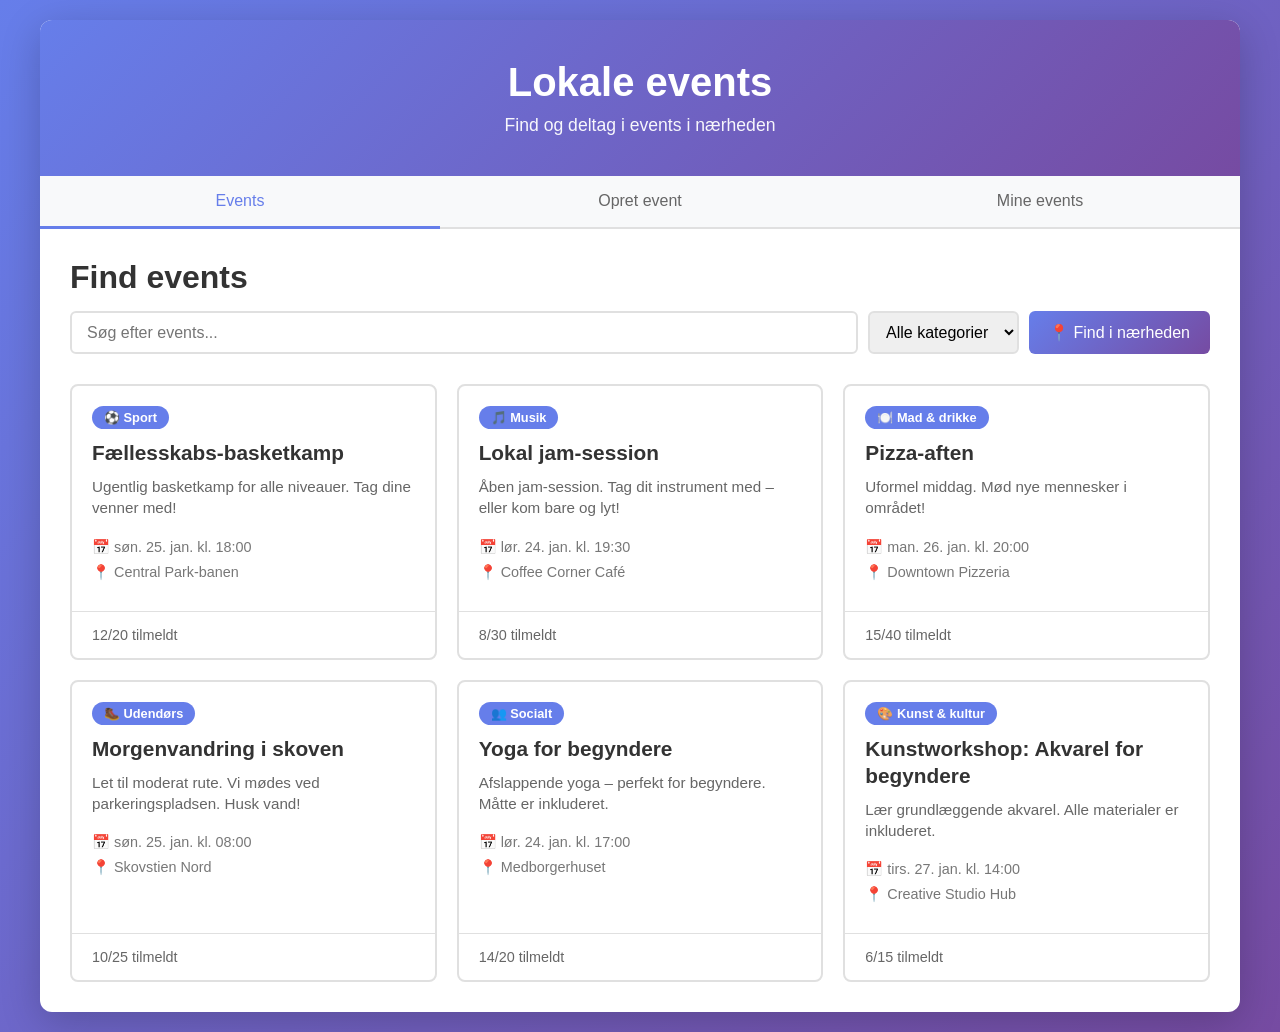
<file: app/index.html>
<!DOCTYPE html>
<html lang="da">
<head>
    <meta charset="UTF-8">
    <meta name="viewport" content="width=device-width, initial-scale=1.0">
    <title>Lokale events – Opret, deltag og find events</title>
    <link rel="stylesheet" href="css/style.css">
</head>
<body>
    <div class="container">
        <!-- Header -->
        <header class="header">
            <h1>Lokale events</h1>
            <p class="tagline">Find og deltag i events i nærheden</p>
        </header>

        <!-- Navigation Tabs -->
        <nav class="nav-tabs">
            <button class="tab-btn active" data-tab="events">Events</button>
            <button class="tab-btn" data-tab="create">Opret event</button>
            <button class="tab-btn" data-tab="joined">Mine events</button>
        </nav>

        <!-- Events Tab -->
        <div id="events" class="tab-content active">
            <div class="section-header">
                <h2>Find events</h2>
                <div class="controls">
                    <input type="text" id="searchInput" placeholder="Søg efter events..." class="search-input">
                    <select id="categoryFilter" class="category-filter">
                        <option value="">Alle kategorier</option>
                        <option value="sports">Sport</option>
                        <option value="music">Musik</option>
                        <option value="food">Mad & drikke</option>
                        <option value="outdoor">Udendørs</option>
                        <option value="social">Socialt</option>
                        <option value="education">Uddannelse</option>
                        <option value="art">Kunst & kultur</option>
                        <option value="other">Andet</option>
                    </select>
                    <button id="getLocationBtn" class="btn-primary">📍 Find i nærheden</button>
                </div>
            </div>

            <div id="eventsList" class="events-grid">
                <div class="loading-placeholder">Indlæser events...</div>
            </div>
        </div>

        <!-- Create Event Tab -->
        <div id="create" class="tab-content">
            <div class="section-header">
                <h2>Opret et nyt event</h2>
            </div>

            <form id="createEventForm" class="create-form">
                <div class="form-group">
                    <label for="eventTitle">Titel</label>
                    <input type="text" id="eventTitle" required placeholder="Indtast titel">
                </div>

                <div class="form-row">
                    <div class="form-group">
                        <label for="eventCategory">Kategori</label>
                        <select id="eventCategory" required>
                            <option value="">Vælg kategori</option>
                            <option value="sports">Sport</option>
                            <option value="music">Musik</option>
                            <option value="food">Mad & drikke</option>
                            <option value="outdoor">Udendørs</option>
                            <option value="social">Socialt</option>
                            <option value="education">Uddannelse</option>
                            <option value="art">Kunst & kultur</option>
                            <option value="other">Andet</option>
                        </select>
                    </div>

                    <div class="form-group">
                        <label for="eventDate">Dato</label>
                        <input type="date" id="eventDate" required>
                    </div>

                    <div class="form-group">
                        <label for="eventTime">Tidspunkt</label>
                        <input type="time" id="eventTime" required>
                    </div>
                </div>

                <div class="form-group">
                    <label for="eventLocation">Sted</label>
                    <input type="text" id="eventLocation" required placeholder="Indtast sted">
                </div>

                <div class="form-row">
                    <div class="form-group">
                        <label for="eventLatitude">Breddegrad</label>
                        <input type="number" id="eventLatitude" step="0.0001" placeholder="fx 55.6761">
                    </div>

                    <div class="form-group">
                        <label for="eventLongitude">Længdegrad</label>
                        <input type="number" id="eventLongitude" step="0.0001" placeholder="fx 12.5683">
                    </div>

                    <div class="form-group">
                        <button type="button" id="getCoordinates" class="btn-secondary">📍 Brug min placering</button>
                    </div>
                </div>

                <div class="form-group">
                    <label for="eventDescription">Beskrivelse</label>
                    <textarea id="eventDescription" rows="5" placeholder="Fortæl lidt om dit event..."></textarea>
                </div>

                <div class="form-group">
                    <label for="eventCapacity">Maks. deltagere</label>
                    <input type="number" id="eventCapacity" min="1" value="50">
                </div>

                <button type="submit" class="btn-primary btn-large">Opret event</button>
            </form>
        </div>

        <!-- My Events Tab -->
        <div id="joined" class="tab-content">
            <div class="section-header">
                <h2>Mine events</h2>
            </div>

            <div id="joinedEventsList" class="events-grid">
                <div class="empty-state">Du har ikke tilmeldt dig nogen events endnu. <br>Se events under fanen "Events"!</div>
            </div>
        </div>
    </div>

    <!-- Event Detail Modal -->
    <div id="eventModal" class="modal">
        <div class="modal-content">
            <span class="close">&times;</span>
            <div id="modalBody"></div>
        </div>
    </div>
    <script src="js/app.js"></script>
</body>
</html>
</file>
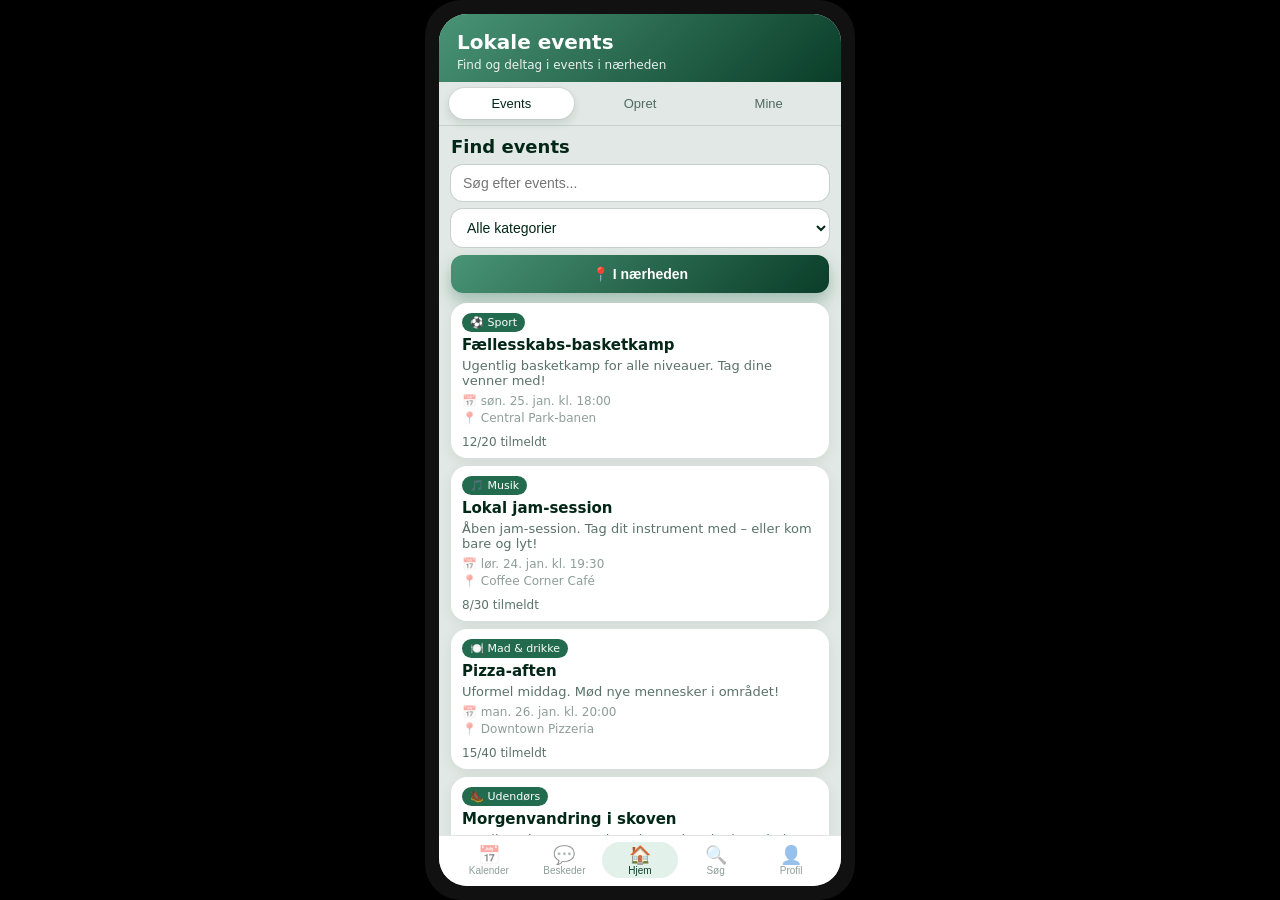
<file: app/index-iphone.html>
<!DOCTYPE html>
<html lang="da">
<head>
    <meta charset="UTF-8">
    <meta name="viewport" content="width=device-width, initial-scale=1.0, viewport-fit=cover">
    <title>Lokale events – iPhone</title>
    <link rel="stylesheet" href="css/style-iphone.css">
</head>
<body>
    <div class="phone-frame">
        <div class="phone-notch-area"></div>
        <div class="phone-app">
            <header class="header">
                <h1>Lokale events</h1>
                <p class="tagline">Find og deltag i events i nærheden</p>
            </header>

            <!-- Navigation Tabs -->
            <nav class="nav-tabs">
                <button class="tab-btn active" data-tab="events">Events</button>
                <button class="tab-btn" data-tab="create">Opret</button>
                <button class="tab-btn" data-tab="joined">Mine</button>
            </nav>

            <main class="content">
                <!-- Events Tab -->
                <div id="events" class="tab-content active">
                    <div class="section-header">
                        <h2>Find events</h2>
                        <div class="controls">
                            <input type="text" id="searchInput" placeholder="Søg efter events..." class="search-input">
                            <select id="categoryFilter" class="category-filter">
                                <option value="">Alle kategorier</option>
                                <option value="sports">Sport</option>
                                <option value="music">Musik</option>
                                <option value="food">Mad & drikke</option>
                                <option value="outdoor">Udendørs</option>
                                <option value="social">Socialt</option>
                                <option value="education">Uddannelse</option>
                                <option value="art">Kunst & kultur</option>
                                <option value="other">Andet</option>
                            </select>
                            <button id="getLocationBtn" class="btn-primary btn-icon">📍 I nærheden</button>
                        </div>
                    </div>

                    <div id="eventsList" class="events-grid">
                        <div class="loading-placeholder">Indlæser events...</div>
                    </div>
                </div>

                <!-- Create Event Tab -->
                <div id="create" class="tab-content">
                    <div class="section-header">
                        <h2>Opret event</h2>
                    </div>

                    <form id="createEventForm" class="create-form">
                        <div class="form-group">
                            <label for="eventTitle">Titel</label>
                            <input type="text" id="eventTitle" required placeholder="Indtast titel">
                        </div>

                        <div class="form-row">
                            <div class="form-group">
                                <label for="eventCategory">Kategori</label>
                                <select id="eventCategory" required>
                                    <option value="">Vælg kategori</option>
                                    <option value="sports">Sport</option>
                                    <option value="music">Musik</option>
                                    <option value="food">Mad & drikke</option>
                                    <option value="outdoor">Udendørs</option>
                                    <option value="social">Socialt</option>
                                    <option value="education">Uddannelse</option>
                                    <option value="art">Kunst & kultur</option>
                                    <option value="other">Andet</option>
                                </select>
                            </div>

                            <div class="form-group">
                                <label for="eventDate">Dato</label>
                                <input type="date" id="eventDate" required>
                            </div>

                            <div class="form-group">
                                <label for="eventTime">Tidspunkt</label>
                                <input type="time" id="eventTime" required>
                            </div>
                        </div>

                        <div class="form-group">
                            <label for="eventLocation">Sted</label>
                            <input type="text" id="eventLocation" required placeholder="Indtast sted">
                        </div>

                        <div class="form-row">
                            <div class="form-group">
                                <label for="eventLatitude">Breddegrad</label>
                                <input type="number" id="eventLatitude" step="0.0001" placeholder="fx 55.6761">
                            </div>

                            <div class="form-group">
                                <label for="eventLongitude">Længdegrad</label>
                                <input type="number" id="eventLongitude" step="0.0001" placeholder="fx 12.5683">
                            </div>

                            <div class="form-group">
                                <button type="button" id="getCoordinates" class="btn-secondary btn-icon">📍 Min placering</button>
                            </div>
                        </div>

                        <div class="form-group">
                            <label for="eventDescription">Beskrivelse</label>
                            <textarea id="eventDescription" rows="4" placeholder="Fortæl lidt om dit event..."></textarea>
                        </div>

                        <div class="form-group">
                            <label for="eventCapacity">Maks. deltagere</label>
                            <input type="number" id="eventCapacity" min="1" value="50">
                        </div>

                        <button type="submit" class="btn-primary btn-large">Opret event</button>
                    </form>
                </div>

                <!-- My Events Tab -->
                <div id="joined" class="tab-content">
                    <div class="section-header">
                        <h2>Eventkalender</h2>
                    </div>

                    <div id="joinedEventsList" class="events-grid">
                        <div class="empty-state">
                            Du har ikke tilmeldt dig nogen events endnu. <br>
                            Se events under fanen "Events"!
                        </div>
                    </div>
                </div>

                <!-- Messages Tab -->
                <div id="messages" class="tab-content">
                    <div class="section-header">
                        <h2>Beskeder</h2>
                    </div>
                    <div class="empty-state">
                        Ingen beskeder endnu. <br>
                        Du vil se opdateringer fra dine events her.
                    </div>
                </div>

                <!-- Search Tab -->
                <div id="search" class="tab-content">
                    <div class="section-header">
                        <h2>Søg</h2>
                    </div>
                    <div class="empty-state">
                        Brug søgefeltet på <strong>Hjem</strong> til at finde events. <br><br>
                        <button class="btn-primary btn-large" onclick="document.querySelector('.bottom-bar [data-tab=&quot;events&quot;]').click(); setTimeout(() => document.getElementById('searchInput').focus(), 50);">
                            Gå til søgning
                        </button>
                    </div>
                </div>

                <!-- Profile Tab -->
                <div id="profile" class="tab-content">
                    <div class="section-header">
                        <h2>Min profil</h2>
                    </div>
                    <div class="empty-state">
                        <p><strong>Bruger:</strong> Dig</p>
                        <p>Her kan du senere se din aktivitet og tilpasse dine præferencer.</p>
                    </div>
                </div>
            </main>

            <!-- Bottom Navigation Bar -->
            <nav class="bottom-bar">
                <button class="tab-btn bottom-tab-btn" data-tab="joined">
                    <span class="icon">📅</span>
                    <span class="label">Kalender</span>
                </button>
                <button class="tab-btn bottom-tab-btn" data-tab="messages">
                    <span class="icon">💬</span>
                    <span class="label">Beskeder</span>
                </button>
                <button class="tab-btn bottom-tab-btn active" data-tab="events">
                    <span class="icon">🏠</span>
                    <span class="label">Hjem</span>
                </button>
                <button class="tab-btn bottom-tab-btn" data-tab="search">
                    <span class="icon">🔍</span>
                    <span class="label">Søg</span>
                </button>
                <button class="tab-btn bottom-tab-btn" data-tab="profile">
                    <span class="icon">👤</span>
                    <span class="label">Profil</span>
                </button>
            </nav>
        </div>
    </div>

    <!-- Event Detail Modal -->
    <div id="eventModal" class="modal">
        <div class="modal-content">
            <span class="close">&times;</span>
            <div id="modalBody"></div>
        </div>
    </div>

    <script src="js/app.js"></script>
</body>
</html>
</file>
<file: app/css/style.css>
/* ========== Global Styles ========== */
* {
    margin: 0;
    padding: 0;
    box-sizing: border-box;
}

body {
    font-family: 'Segoe UI', Tahoma, Geneva, Verdana, sans-serif;
    background: linear-gradient(135deg, #667eea 0%, #764ba2 100%);
    min-height: 100vh;
    padding: 20px;
}

.container {
    max-width: 1200px;
    margin: 0 auto;
    background: white;
    border-radius: 12px;
    box-shadow: 0 10px 40px rgba(0, 0, 0, 0.2);
    overflow: hidden;
}

/* ========== Header ========== */
.header {
    background: linear-gradient(135deg, #667eea 0%, #764ba2 100%);
    color: white;
    padding: 40px 20px;
    text-align: center;
}

.header h1 {
    font-size: 2.5em;
    margin-bottom: 10px;
    font-weight: 700;
}

.tagline {
    font-size: 1.1em;
    opacity: 0.95;
}

/* ========== Navigation Tabs ========== */
.nav-tabs {
    display: flex;
    border-bottom: 2px solid #e0e0e0;
    background: #f8f9fa;
}

.tab-btn {
    flex: 1;
    padding: 16px 20px;
    border: none;
    background: none;
    cursor: pointer;
    font-size: 1em;
    font-weight: 500;
    color: #666;
    transition: all 0.3s ease;
    border-bottom: 3px solid transparent;
    margin-bottom: -2px;
}

.tab-btn:hover {
    background: #e8e8e8;
    color: #333;
}

.tab-btn.active {
    color: #667eea;
    border-bottom-color: #667eea;
}

/* ========== Tab Content ========== */
.tab-content {
    display: none;
    padding: 30px;
    animation: fadeIn 0.3s ease;
}

.tab-content.active {
    display: block;
}

@keyframes fadeIn {
    from {
        opacity: 0;
    }
    to {
        opacity: 1;
    }
}

.section-header {
    margin-bottom: 30px;
}

.section-header h2 {
    color: #333;
    font-size: 2em;
    margin-bottom: 15px;
}

.controls {
    display: flex;
    gap: 10px;
    flex-wrap: wrap;
}

/* ========== Search & Filter ========== */
.search-input,
.category-filter {
    padding: 10px 15px;
    border: 2px solid #e0e0e0;
    border-radius: 6px;
    font-size: 1em;
    transition: border-color 0.3s ease;
}

.search-input {
    flex: 1;
    min-width: 200px;
}

.search-input:focus,
.category-filter:focus {
    outline: none;
    border-color: #667eea;
}

.category-filter {
    padding: 10px 12px;
}

/* ========== Buttons ========== */
.btn-primary,
.btn-secondary {
    padding: 10px 20px;
    border: none;
    border-radius: 6px;
    cursor: pointer;
    font-size: 1em;
    font-weight: 500;
    transition: all 0.3s ease;
}

.btn-primary {
    background: linear-gradient(135deg, #667eea 0%, #764ba2 100%);
    color: white;
}

.btn-primary:hover {
    transform: translateY(-2px);
    box-shadow: 0 5px 15px rgba(102, 126, 234, 0.4);
}

.btn-primary:active {
    transform: translateY(0);
}

.btn-secondary {
    background: #f0f0f0;
    color: #333;
}

.btn-secondary:hover {
    background: #e0e0e0;
}

.btn-large {
    width: 100%;
    padding: 15px 20px;
    font-size: 1.1em;
}

/* ========== Form Styles ========== */
.create-form {
    background: #f8f9fa;
    padding: 25px;
    border-radius: 8px;
    max-width: 600px;
}

.form-group {
    margin-bottom: 20px;
    display: flex;
    flex-direction: column;
}

.form-group label {
    font-weight: 600;
    color: #333;
    margin-bottom: 8px;
}

.form-group input,
.form-group textarea,
.form-group select {
    padding: 12px;
    border: 2px solid #e0e0e0;
    border-radius: 6px;
    font-size: 1em;
    font-family: inherit;
    transition: border-color 0.3s ease;
}

.form-group input:focus,
.form-group textarea:focus,
.form-group select:focus {
    outline: none;
    border-color: #667eea;
}

.form-group textarea {
    resize: vertical;
}

.form-row {
    display: grid;
    grid-template-columns: repeat(auto-fit, minmax(150px, 1fr));
    gap: 15px;
}

/* ========== Events Grid ========== */
.events-grid {
    display: grid;
    grid-template-columns: repeat(auto-fill, minmax(280px, 1fr));
    gap: 20px;
}

.event-card {
    background: white;
    border: 2px solid #e0e0e0;
    border-radius: 8px;
    overflow: hidden;
    cursor: pointer;
    transition: all 0.3s ease;
    display: flex;
    flex-direction: column;
}

.event-card:hover {
    border-color: #667eea;
    box-shadow: 0 8px 25px rgba(102, 126, 234, 0.2);
    transform: translateY(-5px);
}

.event-category {
    display: inline-block;
    background: #667eea;
    color: white;
    padding: 4px 12px;
    border-radius: 20px;
    font-size: 0.8em;
    font-weight: 600;
    margin-bottom: 10px;
    width: fit-content;
}

.event-card-content {
    padding: 20px;
    flex: 1;
    display: flex;
    flex-direction: column;
}

.event-card h3 {
    color: #333;
    font-size: 1.3em;
    margin-bottom: 10px;
    line-height: 1.3;
}

.event-card p {
    color: #666;
    font-size: 0.95em;
    margin-bottom: 10px;
    line-height: 1.4;
}

.event-meta {
    display: flex;
    flex-direction: column;
    gap: 8px;
    margin: 10px 0;
    color: #777;
    font-size: 0.9em;
}

.event-meta-item {
    display: flex;
    align-items: center;
    gap: 8px;
}

.event-distance {
    color: #667eea;
    font-weight: 600;
    margin: 10px 0;
}

.event-footer {
    padding: 15px 20px;
    border-top: 1px solid #e0e0e0;
    display: flex;
    justify-content: space-between;
    align-items: center;
}

.event-participants {
    color: #666;
    font-size: 0.9em;
}

.event-card.joined {
    background: #f0f8ff;
    border-color: #667eea;
}

.joined-badge {
    background: #4caf50;
    color: white;
    padding: 4px 8px;
    border-radius: 4px;
    font-size: 0.8em;
    font-weight: 600;
}

/* ========== Loading & Empty States ========== */
.loading-placeholder,
.empty-state {
    grid-column: 1 / -1;
    text-align: center;
    padding: 60px 20px;
    color: #999;
    font-size: 1.1em;
}

.empty-state {
    background: #f8f9fa;
    border-radius: 8px;
    padding: 40px 20px;
}

/* ========== Modal ========== */
.modal {
    display: none;
    position: fixed;
    z-index: 1000;
    left: 0;
    top: 0;
    width: 100%;
    height: 100%;
    background: rgba(0, 0, 0, 0.5);
    animation: fadeIn 0.3s ease;
}

.modal.show {
    display: block;
}

.modal-content {
    background: white;
    margin: 5% auto;
    padding: 30px;
    border-radius: 12px;
    max-width: 600px;
    max-height: 85vh;
    overflow-y: auto;
    position: relative;
    box-shadow: 0 10px 40px rgba(0, 0, 0, 0.3);
}

.close {
    position: absolute;
    right: 20px;
    top: 15px;
    font-size: 2em;
    font-weight: bold;
    color: #999;
    cursor: pointer;
    transition: color 0.3s ease;
}

.close:hover {
    color: #333;
}

.modal-header {
    margin-bottom: 20px;
}

.modal-header h2 {
    color: #333;
    font-size: 1.8em;
    margin-bottom: 5px;
}

.modal-category {
    display: inline-block;
    background: #667eea;
    color: white;
    padding: 5px 15px;
    border-radius: 20px;
    font-size: 0.85em;
    font-weight: 600;
    margin-bottom: 15px;
}

.modal-body {
    color: #666;
}

.modal-body p {
    margin-bottom: 15px;
    line-height: 1.6;
}

.modal-meta {
    background: #f8f9fa;
    padding: 15px;
    border-radius: 6px;
    margin: 20px 0;
}

.modal-meta-item {
    display: flex;
    align-items: center;
    gap: 10px;
    margin-bottom: 10px;
    color: #333;
}

.modal-meta-item:last-child {
    margin-bottom: 0;
}

.modal-actions {
    display: flex;
    gap: 10px;
    margin-top: 25px;
    justify-content: flex-end;
}

.btn-join {
    flex: 1;
}

.btn-leave {
    background: #f44336;
    color: white;
}

.btn-leave:hover {
    background: #d32f2f;
}

/* ========== Responsive Design ========== */
@media (max-width: 768px) {
    .header h1 {
        font-size: 2em;
    }

    .controls {
        flex-direction: column;
    }

    .search-input {
        min-width: 100%;
    }

    .events-grid {
        grid-template-columns: 1fr;
    }

    .form-row {
        grid-template-columns: 1fr;
    }

    .nav-tabs {
        flex-wrap: wrap;
    }

    .tab-btn {
        min-width: 120px;
    }

    .tab-content {
        padding: 20px;
    }

    .modal-content {
        margin: 20px;
        max-height: 90vh;
    }
}

@media (max-width: 480px) {
    .header h1 {
        font-size: 1.5em;
    }

    .tagline {
        font-size: 0.95em;
    }

    .section-header h2 {
        font-size: 1.5em;
    }

    .tab-btn {
        font-size: 0.9em;
        padding: 12px 10px;
    }

    .modal-actions {
        flex-direction: column;
    }
}

/* ========== Success Messages ========== */
.success-message {
    background: #4caf50;
    color: white;
    padding: 15px;
    border-radius: 6px;
    margin-bottom: 20px;
    animation: slideDown 0.3s ease;
}

@keyframes slideDown {
    from {
        transform: translateY(-100%);
        opacity: 0;
    }
    to {
        transform: translateY(0);
        opacity: 1;
    }
}

/* ========== Utility Classes ========== */
.text-center {
    text-align: center;
}

.mt-2 {
    margin-top: 20px;
}

.hidden {
    display: none;
}
</file>
<file: app/css/style-iphone.css>
/* ========== iPhone App Shell ========== */
* {
    margin: 0;
    padding: 0;
    box-sizing: border-box;
}

:root {
    /* Color template */
    --c-0: #e1e8e5;
    --c-1: #7fbfa5;
    --c-2: #499476;
    --c-3: #236b4e;
    --c-4: #0a3d29;
    --c-5: #022718;

    /* UI mapping */
    --bg: var(--c-0);
    --surface: #ffffff;
    --surface-2: #f4f7f5;
    --text: var(--c-5);
    --muted: rgba(2, 39, 24, 0.65);
    --muted-2: rgba(2, 39, 24, 0.45);
    --border: rgba(2, 39, 24, 0.12);
    --accent: var(--c-3);
    --accent-2: var(--c-2);
    --accent-strong: var(--c-4);
    --link: var(--c-3);
}

html, body {
    height: 100%;
}

body {
    font-family: -apple-system, BlinkMacSystemFont, 'SF Pro Text', system-ui, sans-serif;
    background: #000;
    display: flex;
    align-items: center;
    justify-content: center;
    color: #111;
}

.phone-frame {
    background: #111;
    width: 100%;
    max-width: 430px; /* iPhone 14 Pro Max width */
    height: 100vh;
    max-height: 932px; /* iPhone 14 Pro Max height */
    border-radius: 36px;
    padding: 14px;
    box-shadow: 0 20px 60px rgba(0, 0, 0, 0.6);
    position: relative;
    overflow: hidden;
}

.phone-notch-area {
    height: env(safe-area-inset-top, 24px);
}

.phone-app {
    background: var(--bg);
    border-radius: 28px;
    height: calc(100% - env(safe-area-inset-top, 24px));
    display: flex;
    flex-direction: column;
    overflow: hidden;
}

/* ========== Header ========== */
.header {
    padding: 16px 18px 10px;
    background: linear-gradient(135deg, var(--c-2) 0%, var(--c-4) 100%);
    color: #fff;
}

.header h1 {
    font-size: 20px;
    font-weight: 700;
    margin-bottom: 4px;
}

.tagline {
    font-size: 12px;
    opacity: 0.9;
}

/* ========== Tabs (Top) ========== */
.nav-tabs {
    display: flex;
    gap: 4px;
    padding: 6px 10px 6px;
    background: var(--bg);
    border-bottom: 1px solid var(--border);
}

.tab-btn {
    flex: 1;
    border: none;
    border-radius: 999px;
    background: transparent;
    padding: 8px 6px;
    font-size: 13px;
    font-weight: 500;
    color: var(--muted);
    cursor: pointer;
    transition: all 0.2s ease;
}

/*. generic active state is overridden for bottom bar below */
.tab-btn.active {
    background: var(--surface);
    color: var(--text);
    box-shadow: 0 0 0 1px rgba(2, 39, 24, 0.06), 0 4px 10px rgba(2, 39, 24, 0.12);
}

.tab-btn:active {
    transform: scale(0.98);
}

/* ========== Bottom Tab Bar (Home / Messages / Calendar) ========== */
.bottom-bar {
    display: flex;
    align-items: center;
    justify-content: space-around;
    padding: 6px 12px 8px;
    background: var(--surface);
    border-top: 1px solid var(--border);
}

.bottom-bar .tab-btn {
    flex: 1;
    border: none;
    background: transparent;
    display: flex;
    flex-direction: column;
    align-items: center;
    justify-content: center;
    padding: 4px 0 2px;
    border-radius: 999px;
    color: var(--muted-2);
    font-size: 11px;
    gap: 1px;
    box-shadow: none;
}

.bottom-bar .tab-btn .icon {
    font-size: 18px;
    line-height: 1;
}

.bottom-bar .tab-btn .label {
    font-size: 10px;
}

.bottom-bar .tab-btn.active {
    color: var(--accent-strong);
    background: rgba(127, 191, 165, 0.22);
}

/* ========== Main Content ========== */
.content {
    flex: 1;
    overflow-y: auto;
    padding: 10px 12px 14px;
}

.tab-content {
    display: none;
    animation: fadeIn 0.25s ease;
}

.tab-content.active {
    display: block;
}

@keyframes fadeIn {
    from { opacity: 0; transform: translateY(4px); }
    to { opacity: 1; transform: translateY(0); }
}

.section-header {
    margin-bottom: 10px;
}

.section-header h2 {
    font-size: 18px;
    margin-bottom: 8px;
    color: var(--text);
}

.controls {
    display: flex;
    flex-direction: column;
    gap: 8px;
}

/* ========== Inputs & Buttons ========== */
.search-input,
.category-filter {
    width: 100%;
    padding: 10px 12px;
    border-radius: 12px;
    border: none;
    font-size: 14px;
    background: var(--surface);
    box-shadow: 0 0 0 1px var(--border);
    color: var(--text);
}

.search-input:focus,
.category-filter:focus {
    outline: none;
    box-shadow: 0 0 0 2px rgba(127, 191, 165, 0.95);
}

.btn-primary,
.btn-secondary {
    border-radius: 12px;
    border: none;
    padding: 11px 14px;
    font-size: 14px;
    font-weight: 600;
    cursor: pointer;
    transition: all 0.2s ease;
}

.btn-primary {
    background: linear-gradient(135deg, var(--c-2) 0%, var(--c-4) 100%);
    color: #fff;
    box-shadow: 0 8px 16px rgba(35, 107, 78, 0.35);
}

.btn-secondary {
    background: var(--surface);
    color: var(--text);
    box-shadow: 0 0 0 1px var(--border);
}

.btn-primary:active,
.btn-secondary:active {
    transform: scale(0.98);
    box-shadow: none;
}

.btn-large {
    width: 100%;
    margin-top: 4px;
}

.btn-icon {
    display: flex;
    align-items: center;
    justify-content: center;
    gap: 6px;
}

/* ========== Forms ========== */
.create-form {
    background: var(--surface);
    padding: 10px 10px 14px;
    border-radius: 16px;
    box-shadow: 0 4px 16px rgba(2, 39, 24, 0.10);
}

.form-group {
    display: flex;
    flex-direction: column;
    gap: 4px;
    margin-bottom: 10px;
}

.form-group label {
    font-size: 13px;
    font-weight: 500;
    color: rgba(2, 39, 24, 0.78);
}

.form-group input,
.form-group textarea,
.form-group select {
    padding: 9px 11px;
    border-radius: 10px;
    border: none;
    font-size: 14px;
    font-family: inherit;
    background: var(--surface-2);
    box-shadow: 0 0 0 1px var(--border);
    color: var(--text);
}

.form-group input:focus,
.form-group textarea:focus,
.form-group select:focus {
    outline: none;
    box-shadow: 0 0 0 2px rgba(127, 191, 165, 0.95);
    background: var(--surface);
}

.form-group textarea {
    resize: vertical;
    min-height: 70px;
}

.form-row {
    display: grid;
    grid-template-columns: 1.1fr 1fr;
    gap: 8px;
}

.form-row .form-group:last-child {
    grid-column: 1 / -1;
}

/* ========== Events List ========== */
.events-grid {
    display: flex;
    flex-direction: column;
    gap: 8px;
    margin-top: 4px;
}

.event-card {
    background: var(--surface);
    border-radius: 16px;
    padding: 10px 11px 9px;
    box-shadow: 0 4px 14px rgba(2, 39, 24, 0.07);
    display: flex;
    flex-direction: column;
    gap: 6px;
    cursor: pointer;
    transition: transform 0.15s ease, box-shadow 0.15s ease;
}

.event-card:active {
    transform: scale(0.98);
    box-shadow: 0 2px 8px rgba(0, 0, 0, 0.12);
}

.event-card.joined {
    border: 1px solid rgba(35, 107, 78, 0.40);
    background: rgba(127, 191, 165, 0.18);
}

.event-card-content {
    display: flex;
    flex-direction: column;
    gap: 4px;
}

.event-category {
    align-self: flex-start;
    border-radius: 999px;
    padding: 3px 8px;
    font-size: 11px;
    background: var(--accent);
    color: #fff;
}

.event-card h3 {
    font-size: 15px;
    font-weight: 600;
    color: var(--text);
}

.event-card p {
    font-size: 13px;
    color: var(--muted);
}

.event-meta {
    display: flex;
    flex-direction: column;
    gap: 3px;
    margin-top: 2px;
    font-size: 12px;
    color: var(--muted-2);
}

.event-distance {
    font-size: 12px;
    font-weight: 600;
    color: var(--accent-strong);
}

.event-footer {
    display: flex;
    align-items: center;
    justify-content: space-between;
    margin-top: 4px;
}

.event-participants {
    font-size: 12px;
    color: var(--muted);
}

.joined-badge {
    font-size: 11px;
    padding: 3px 8px;
    border-radius: 999px;
    background: var(--accent-2);
    color: #fff;
    font-weight: 600;
}

/* ========== States ========== */
.loading-placeholder,
.empty-state {
    text-align: center;
    padding: 24px 10px;
    font-size: 13px;
    color: var(--muted-2);
}

.empty-state {
    background: var(--surface);
    border-radius: 14px;
    box-shadow: 0 2px 10px rgba(2, 39, 24, 0.07);
}

/* ========== Modal (Full-Screen Sheet) ========== */
.modal {
    display: none;
    position: fixed;
    inset: 0;
    background: rgba(0, 0, 0, 0.45);
    z-index: 1000;
}

.modal.show {
    display: block;
}

.modal-content {
    position: absolute;
    inset-inline: 0;
    bottom: 0;
    margin-inline: auto;
    max-width: 430px;
    background: var(--surface);
    border-radius: 18px 18px 0 0;
    padding: 16px 14px 20px;
    max-height: 80vh;
    overflow-y: auto;
    animation: sheetUp 0.25s ease;
}

@keyframes sheetUp {
    from { transform: translateY(30px); opacity: 0; }
    to { transform: translateY(0); opacity: 1; }
}

.close {
    position: absolute;
    right: 16px;
    top: 10px;
    font-size: 22px;
    color: var(--muted-2);
    cursor: pointer;
}

.modal-header h2 {
    font-size: 18px;
    margin-bottom: 4px;
}

.modal-category {
    display: inline-block;
    margin-top: 4px;
    padding: 3px 9px;
    border-radius: 999px;
    font-size: 11px;
    background: var(--accent);
    color: #fff;
}

.modal-body p {
    font-size: 14px;
    color: rgba(2, 39, 24, 0.82);
    margin-top: 8px;
}

.modal-meta {
    margin-top: 10px;
    padding: 10px;
    border-radius: 12px;
    background: var(--surface-2);
    font-size: 13px;
}

.modal-meta-item {
    display: flex;
    gap: 6px;
    margin-bottom: 4px;
}

.modal-meta-item:last-child {
    margin-bottom: 0;
}

.modal-meta-item a {
    color: var(--link);
    text-decoration: none;
    font-weight: 500;
}

.modal-actions {
    margin-top: 12px;
    display: flex;
    gap: 8px;
}

.modal-actions .btn-primary {
    flex: 1;
}

/* ========== Success Toast ========== */
.success-message {
    position: absolute;
    top: 18px;
    left: 50%;
    transform: translateX(-50%);
    background: rgba(28, 28, 30, 0.92);
    color: #fff;
    padding: 8px 14px;
    border-radius: 999px;
    font-size: 13px;
    z-index: 1100;
    animation: toastIn 0.2s ease;
}

@keyframes toastIn {
    from { opacity: 0; transform: translate(-50%, -6px); }
    to { opacity: 1; transform: translate(-50%, 0); }
}
</file>
